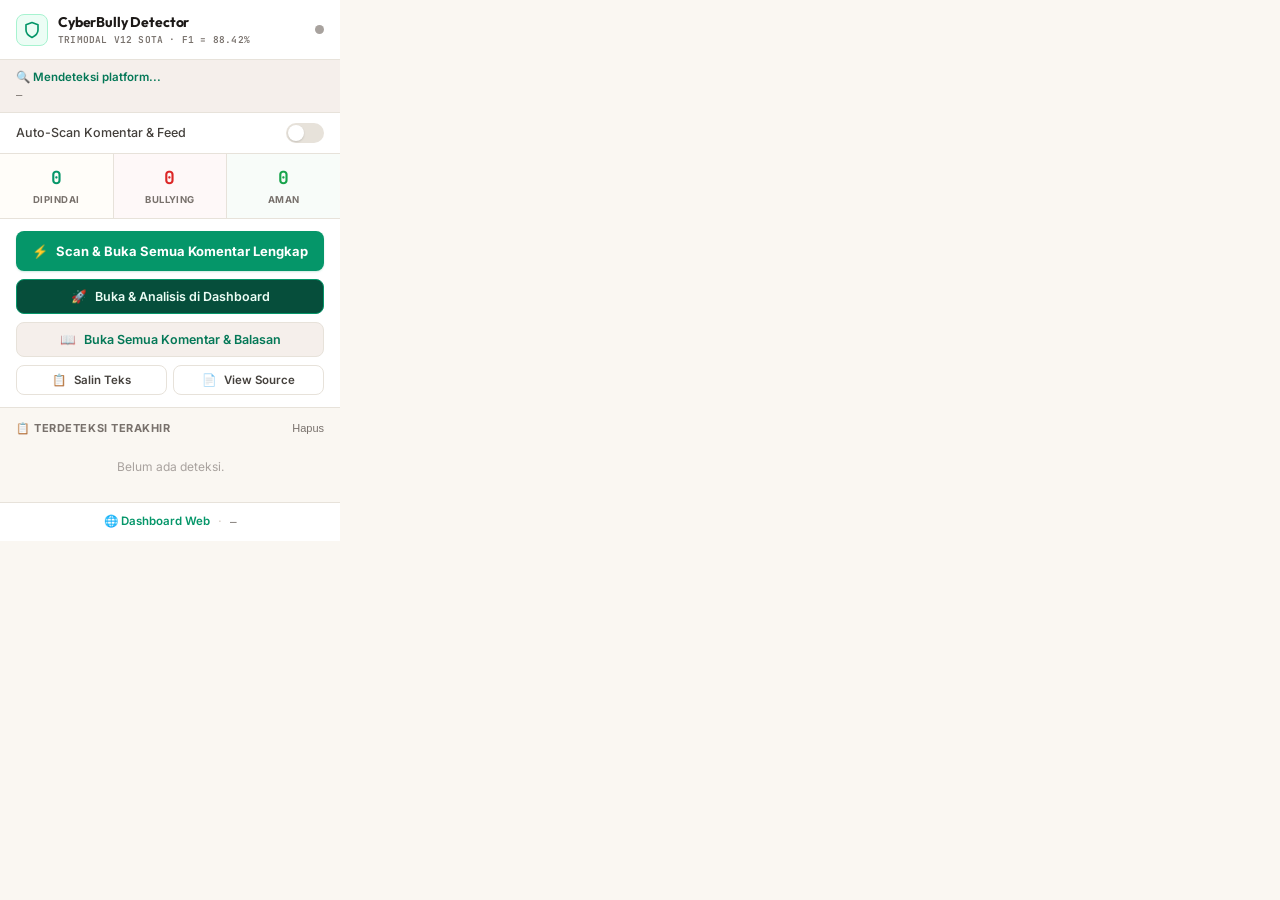
<file: extension/popup.html>
<!DOCTYPE html>
<html lang="id">
<head>
  <meta charset="UTF-8"/>
  <meta name="viewport" content="width=device-width, initial-scale=1.0"/>
  <title>CyberBully Detector — Extension</title>
  <link rel="preconnect" href="https://fonts.googleapis.com"/>
  <link rel="preconnect" href="https://fonts.gstatic.com" crossorigin/>
  <link href="https://fonts.googleapis.com/css2?family=Inter:wght@400;500;600;700&family=Outfit:wght@600;700&family=JetBrains+Mono:wght@500;600&display=swap" rel="stylesheet"/>
  <link rel="stylesheet" href="popup.css"/>
</head>
<body>
  <div class="popup-wrap">
    <!-- Header -->
    <div class="popup-header">
      <div class="popup-brand">
        <div class="popup-logo-badge">
          <svg width="18" height="18" viewBox="0 0 24 24" fill="none" stroke="currentColor" stroke-width="2.2" stroke-linecap="round" stroke-linejoin="round">
            <path d="M12 22s8-4 8-10V5l-8-3-8 3v7c0 6 8 10 8 10z"/>
          </svg>
        </div>
        <div>
          <div class="popup-title">CyberBully Detector</div>
          <div class="popup-version">TRIMODAL V12 SOTA · F1 = 88.42%</div>
        </div>
      </div>
      <div class="api-dot" id="api-dot" title="Memeriksa status API..."></div>
    </div>

    <!-- Platform Badge -->
    <div class="platform-row">
      <div class="platform-detected" id="platform-badge">🔍 Mendeteksi platform...</div>
      <div class="platform-url" id="platform-url">—</div>
    </div>

    <!-- Toggle -->
    <div class="toggle-row">
      <span class="toggle-label">Auto-Scan Komentar & Feed</span>
      <label class="toggle-switch">
        <input type="checkbox" id="auto-toggle"/>
        <span class="toggle-slider"></span>
      </label>
    </div>

    <!-- Stats Grid -->
    <div class="stats-grid">
      <div class="stat-box">
        <div class="stat-num text-primary" id="stat-scanned">0</div>
        <div class="stat-lbl">Dipindai</div>
      </div>
      <div class="stat-box danger">
        <div class="stat-num text-danger" id="stat-bully">0</div>
        <div class="stat-lbl">Bullying</div>
      </div>
      <div class="stat-box safe">
        <div class="stat-num text-success" id="stat-safe">0</div>
        <div class="stat-lbl">Aman</div>
      </div>
    </div>

    <!-- Actions -->
    <div class="actions-wrap">
      <button class="btn btn-primary" id="btn-scan-all" style="font-size:13px;padding:11px 14px;background:#059669;font-weight:700;" title="1-Klik: Buka seluruh komentar sampai ke akar-akarnya, scan teks, dan analisis video/audio Trimodal">
        <span class="btn-icon">⚡</span>
        <span class="btn-text" id="btn-scan-all-text">Scan & Buka Semua Komentar Lengkap</span>
      </button>

      <button class="btn btn-primary-dark" id="btn-send-dashboard" title="Kirim seluruh komentar halaman ke Dashboard Web untuk analisis tabel lengkap">
        <span class="btn-icon">🚀</span>
        <span class="btn-text" id="btn-dash-text">Buka & Analisis di Dashboard</span>
      </button>

      <button class="btn btn-secondary" id="btn-expand">
        <span class="btn-icon">📖</span>
        <span class="btn-text" id="btn-expand-text">Buka Semua Komentar & Balasan</span>
      </button>

      <div class="action-btn-row">
        <button class="btn btn-tertiary" id="btn-copy-clean" title="Salin seluruh teks komentar bersih (1 baris/komentar) ke clipboard">
          <span class="btn-icon">📋</span>
          <span class="btn-text" id="btn-copy-clean-text">Salin Teks</span>
        </button>
        <button class="btn btn-tertiary" id="btn-view-source" title="Buka live DOM rendered HTML di tab baru">
          <span class="btn-icon">📄</span>
          <span class="btn-text" id="btn-source-text">View Source</span>
        </button>
      </div>
    </div>

    <!-- Progress -->
    <div class="progress-row" id="progress-row" style="display:none">
      <div class="progress-bar">
        <div class="progress-fill" id="progress-fill"></div>
      </div>
      <span class="progress-text" id="progress-text">Memproses...</span>
    </div>

    <!-- Recent -->
    <div class="recent-section">
      <div class="recent-header">
        <span>📋 Terdeteksi Terakhir</span>
        <button class="btn-clear-sm" id="btn-clear">Hapus</button>
      </div>
      <div class="recent-list" id="recent-list">
        <div class="recent-empty">Belum ada deteksi.</div>
      </div>
    </div>

    <!-- Footer -->
    <div class="popup-footer">
      <a href="http://localhost:5500/index.html" target="_blank" class="footer-link" id="link-dashboard">
        🌐 Dashboard Web
      </a>
      <span class="footer-sep">·</span>
      <span class="footer-mode" id="footer-mode">—</span>
    </div>
  </div>
  <script src="popup.js"></script>
</body>
</html>
</file>
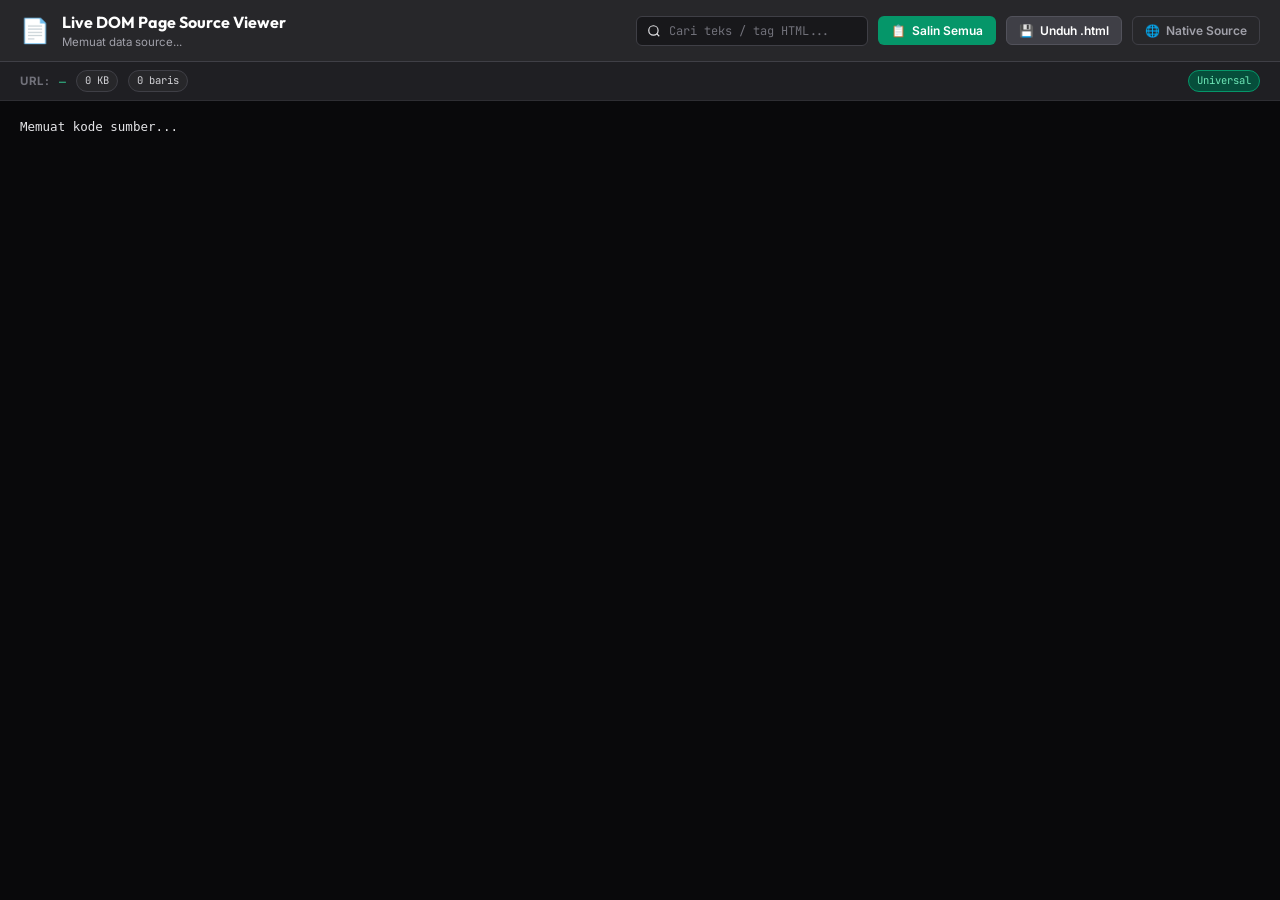
<file: extension/source-viewer.html>
<!DOCTYPE html>
<html lang="id">
<head>
  <meta charset="UTF-8"/>
  <meta name="viewport" content="width=device-width, initial-scale=1.0"/>
  <title>CyberBully Detector — View Page Source (Live DOM)</title>
  <link rel="preconnect" href="https://fonts.googleapis.com"/>
  <link rel="preconnect" href="https://fonts.gstatic.com" crossorigin/>
  <link href="https://fonts.googleapis.com/css2?family=Inter:wght@400;500;600;700&family=Outfit:wght@600;700&family=JetBrains+Mono:wght@400;500;600&display=swap" rel="stylesheet"/>
  <link rel="stylesheet" href="source-viewer.css"/>
</head>
<body>
  <!-- Header Bar -->
  <header class="sv-header">
    <div class="sv-brand">
      <div class="sv-logo">📄</div>
      <div>
        <h1 class="sv-title">Live DOM Page Source Viewer</h1>
        <div class="sv-meta" id="sv-meta">Memuat data source...</div>
      </div>
    </div>

    <!-- Search & Actions -->
    <div class="sv-toolbar">
      <div class="sv-search-box">
        <svg width="14" height="14" viewBox="0 0 24 24" fill="none" stroke="currentColor" stroke-width="2"><circle cx="11" cy="11" r="8"/><line x1="21" y1="21" x2="16.65" y2="16.65"/></svg>
        <input type="text" id="sv-search" placeholder="Cari teks / tag HTML..."/>
        <span class="sv-match-count" id="sv-match-count"></span>
      </div>

      <button class="sv-btn sv-btn-primary" id="btn-copy">
        <span>📋</span> Salin Semua
      </button>

      <button class="sv-btn sv-btn-secondary" id="btn-download">
        <span>💾</span> Unduh .html
      </button>

      <button class="sv-btn sv-btn-ghost" id="btn-native" title="Buka view-source bawaan Chrome">
        <span>🌐</span> Native Source
      </button>
    </div>
  </header>

  <!-- URL Banner -->
  <div class="sv-url-bar">
    <span class="sv-url-label">URL:</span>
    <a href="#" target="_blank" class="sv-url-link" id="sv-url-link">—</a>
    <span class="sv-badge" id="sv-size-badge">0 KB</span>
    <span class="sv-badge" id="sv-lines-badge">0 baris</span>
    <span class="sv-badge platform" id="sv-platform-badge">Universal</span>
  </div>

  <!-- Toast Notification -->
  <div class="sv-toast" id="sv-toast">Berhasil disalin!</div>

  <!-- Code Container -->
  <main class="sv-main">
    <div class="sv-code-container">
      <pre class="sv-code-pre"><code id="sv-code-content">Memuat kode sumber...</code></pre>
    </div>
  </main>

  <script src="source-viewer.js"></script>
</body>
</html>
</file>
<file: extension/popup.css>
/* ═══════════════════════════════════════════════════════════════════
   CYBERBULLY DETECTOR — EXTENSION POPUP STYLES
   Warm Off-White & Emerald Clean Modern Palette
   ═══════════════════════════════════════════════════════════════════ */
* {
  box-sizing: border-box;
  margin: 0;
  padding: 0;
}

body {
  width: 340px;
  background: #FAF7F2;
  color: #1C1917;
  font-family: 'Inter', -apple-system, BlinkMacSystemFont, "Segoe UI", sans-serif;
  font-size: 13px;
  line-height: 1.5;
}

.popup-wrap {
  padding: 0;
}

/* ── Header ──────────────────────────────────────────────────── */
.popup-header {
  display: flex;
  align-items: center;
  justify-content: space-between;
  padding: 12px 16px;
  background: #FFFFFF;
  border-bottom: 1px solid #E7E2DA;
}

.popup-brand {
  display: flex;
  align-items: center;
  gap: 10px;
}

.popup-logo-badge {
  display: flex;
  align-items: center;
  justify-content: center;
  width: 32px;
  height: 32px;
  border-radius: 8px;
  background: #ECFDF5;
  border: 1px solid #A7F3D0;
  color: #059669;
}

.popup-title {
  font-family: 'Outfit', sans-serif;
  font-size: 14px;
  font-weight: 700;
  color: #1C1917;
  letter-spacing: -0.01em;
}

.popup-version {
  font-size: 9.5px;
  color: #78716C;
  font-family: 'JetBrains Mono', monospace;
  font-weight: 600;
  letter-spacing: 0.02em;
}

.api-dot {
  width: 9px;
  height: 9px;
  border-radius: 50%;
  background: #A8A29E;
  transition: all 0.2s ease;
}

.api-dot.online {
  background: #059669;
  box-shadow: 0 0 0 2.5px #D1FAE5;
}

.api-dot.offline {
  background: #DC2626;
  box-shadow: 0 0 0 2.5px #FEE2E2;
}

/* ── Platform Row ────────────────────────────────────────────── */
.platform-row {
  padding: 9px 16px;
  background: #F5EFEB;
  border-bottom: 1px solid #E7E2DA;
}

.platform-detected {
  font-size: 11.5px;
  font-weight: 600;
  color: #047857;
}

.platform-url {
  font-size: 10.5px;
  color: #78716C;
  font-family: 'JetBrains Mono', monospace;
  margin-top: 1px;
  overflow: hidden;
  text-overflow: ellipsis;
  white-space: nowrap;
}

/* ── Toggle Row ──────────────────────────────────────────────── */
.toggle-row {
  display: flex;
  align-items: center;
  justify-content: space-between;
  padding: 10px 16px;
  background: #FFFFFF;
  border-bottom: 1px solid #E7E2DA;
}

.toggle-label {
  font-weight: 500;
  font-size: 12.5px;
  color: #44403C;
}

.toggle-switch {
  position: relative;
  width: 38px;
  height: 20px;
  cursor: pointer;
}

.toggle-switch input {
  opacity: 0;
  width: 0;
  height: 0;
}

.toggle-slider {
  position: absolute;
  inset: 0;
  background: #E7E2DA;
  border-radius: 10px;
  transition: 0.2s ease;
}

.toggle-slider::before {
  content: '';
  position: absolute;
  left: 2px;
  top: 2px;
  width: 16px;
  height: 16px;
  background: #FFFFFF;
  border-radius: 50%;
  box-shadow: 0 1px 2px rgba(0,0,0,0.15);
  transition: 0.2s ease;
}

.toggle-switch input:checked + .toggle-slider {
  background: #059669;
}

.toggle-switch input:checked + .toggle-slider::before {
  transform: translateX(18px);
}

/* ── Stats Grid ──────────────────────────────────────────────── */
.stats-grid {
  display: grid;
  grid-template-columns: repeat(3, 1fr);
  gap: 1px;
  background: #E7E2DA;
  border-bottom: 1px solid #E7E2DA;
}

.stat-box {
  padding: 10px 6px;
  text-align: center;
  background: #FFFDF9;
}

.stat-num {
  font-family: 'JetBrains Mono', monospace;
  font-size: 18px;
  font-weight: 700;
}

.stat-lbl {
  font-size: 9.5px;
  font-weight: 700;
  color: #78716C;
  text-transform: uppercase;
  letter-spacing: 0.05em;
  margin-top: 2px;
}

.text-primary { color: #059669; }
.text-danger  { color: #DC2626; }
.text-success { color: #16A34A; }

.stat-box.danger { background: #FEF8F8; }
.stat-box.safe   { background: #F8FCF9; }

/* ── Actions & Buttons ───────────────────────────────────────── */
.actions-wrap {
  padding: 12px 16px;
  display: flex;
  flex-direction: column;
  gap: 8px;
  background: #FFFFFF;
  border-bottom: 1px solid #E7E2DA;
}

.btn {
  display: flex;
  align-items: center;
  justify-content: center;
  gap: 8px;
  width: 100%;
  padding: 9px 12px;
  border-radius: 8px;
  font-family: 'Inter', sans-serif;
  font-size: 12.5px;
  font-weight: 600;
  cursor: pointer;
  border: 1px solid transparent;
  transition: all 0.18s ease;
  text-align: center;
}

.btn:active {
  transform: scale(0.98);
}

.btn-primary {
  background: #059669;
  color: #FFFFFF;
  box-shadow: 0 1px 2px rgba(5, 150, 105, 0.2);
}

.btn-primary:hover {
  background: #047857;
}

.btn-primary:disabled {
  background: #A7F3D0;
  cursor: not-allowed;
}

.btn-accent {
  background: #D97706;
  color: #FFFFFF;
  box-shadow: 0 1px 2px rgba(217, 119, 6, 0.2);
}
.btn-accent:hover {
  background: #B45309;
}
.btn-accent:disabled {
  background: #FDE68A;
  cursor: not-allowed;
}

.btn-primary-dark {
  background: #064E3B;
  color: #ECFDF5;
  border: 1px solid #059669;
}
.btn-primary-dark:hover {
  background: #022C22;
  color: #FFFFFF;
}
.btn-primary-dark:disabled {
  opacity: 0.6;
  cursor: not-allowed;
}

.btn-secondary {
  background: #F5EFEB;
  color: #047857;
  border-color: #E7E2DA;
}

.btn-secondary:hover {
  background: #EFE8E2;
  border-color: #D6CEC5;
}

.btn-secondary:disabled {
  opacity: 0.6;
  cursor: not-allowed;
}

.action-btn-row {
  display: flex;
  gap: 6px;
  width: 100%;
}

.btn-tertiary {
  flex: 1;
  background: #FFFFFF;
  color: #44403C;
  border-color: #E7E2DA;
  font-size: 11.5px;
  padding: 7px 8px;
}

.btn-tertiary:hover {
  background: #F5EFEB;
  border-color: #D6CEC5;
  color: #1C1917;
}

.btn-tertiary:disabled {
  opacity: 0.6;
  cursor: not-allowed;
}

/* ── Progress ────────────────────────────────────────────────── */
.progress-row {
  padding: 8px 16px;
  display: flex;
  align-items: center;
  gap: 8px;
  background: #FFFBF5;
  border-bottom: 1px solid #E7E2DA;
}

.progress-bar {
  flex: 1;
  height: 5px;
  background: #E7E2DA;
  border-radius: 3px;
  overflow: hidden;
}

.progress-fill {
  height: 100%;
  background: #059669;
  border-radius: 3px;
  width: 0%;
  transition: width 0.2s ease;
}

.progress-text {
  font-size: 11px;
  color: #78716C;
  white-space: nowrap;
  font-family: 'JetBrains Mono', monospace;
  font-weight: 500;
}

/* ── Recent ──────────────────────────────────────────────────── */
.recent-section {
  padding: 12px 16px;
  background: #FAF7F2;
}

.recent-header {
  display: flex;
  align-items: center;
  justify-content: space-between;
  margin-bottom: 8px;
  font-size: 11px;
  font-weight: 700;
  color: #78716C;
  text-transform: uppercase;
  letter-spacing: 0.05em;
}

.btn-clear-sm {
  background: transparent;
  border: none;
  font-size: 11px;
  color: #78716C;
  cursor: pointer;
}

.btn-clear-sm:hover {
  color: #DC2626;
}

.recent-list {
  max-height: 140px;
  overflow-y: auto;
  display: flex;
  flex-direction: column;
  gap: 5px;
}

.recent-list::-webkit-scrollbar {
  width: 4px;
}

.recent-list::-webkit-scrollbar-thumb {
  background: #D6CEC5;
  border-radius: 2px;
}

.recent-empty {
  font-size: 12px;
  color: #A8A29E;
  text-align: center;
  padding: 14px 0;
}

.recent-item {
  display: flex;
  align-items: center;
  gap: 7px;
  padding: 6px 10px;
  border-radius: 6px;
  background: #FFFFFF;
  border: 1px solid #E7E2DA;
  border-left-width: 3.5px;
}

.recent-item.bullying {
  border-left-color: #DC2626;
  background: #FFF5F5;
}

.recent-item.safe {
  border-left-color: #10B981;
}

.recent-dot {
  width: 6px;
  height: 6px;
  border-radius: 50%;
  flex-shrink: 0;
}

.recent-item.bullying .recent-dot { background: #DC2626; }
.recent-item.safe .recent-dot     { background: #10B981; }

.recent-text {
  font-size: 11.5px;
  color: #1C1917;
  flex: 1;
  overflow: hidden;
  text-overflow: ellipsis;
  white-space: nowrap;
}

.recent-conf {
  font-family: 'JetBrains Mono', monospace;
  font-size: 10.5px;
  font-weight: 600;
  color: #78716C;
  flex-shrink: 0;
}

/* ── Footer ──────────────────────────────────────────────────── */
.popup-footer {
  display: flex;
  align-items: center;
  justify-content: center;
  gap: 8px;
  padding: 9px 16px;
  border-top: 1px solid #E7E2DA;
  background: #FFFFFF;
}

.footer-link {
  font-size: 11.5px;
  font-weight: 600;
  color: #059669;
  text-decoration: none;
}

.footer-link:hover {
  text-decoration: underline;
}

.footer-sep {
  color: #D6CEC5;
}

.footer-mode {
  font-size: 11px;
  color: #78716C;
  font-family: 'JetBrains Mono', monospace;
}
</file>
<file: extension/source-viewer.css>
/* ═══════════════════════════════════════════════════════════════════
   SOURCE VIEWER STYLES
   Modern Developer Dark/Warm Syntax Viewer
   ═══════════════════════════════════════════════════════════════════ */
* {
  box-sizing: border-box;
  margin: 0;
  padding: 0;
}

body {
  background: #18181B;
  color: #E4E4E7;
  font-family: 'Inter', -apple-system, sans-serif;
  font-size: 13px;
  line-height: 1.5;
  display: flex;
  flex-direction: column;
  height: 100vh;
  overflow: hidden;
}

/* ── Header ──────────────────────────────────────────────────── */
.sv-header {
  display: flex;
  align-items: center;
  justify-content: space-between;
  padding: 10px 20px;
  background: #27272A;
  border-bottom: 1px solid #3F3F46;
  gap: 16px;
  flex-wrap: wrap;
}

.sv-brand {
  display: flex;
  align-items: center;
  gap: 12px;
}

.sv-logo {
  font-size: 24px;
}

.sv-title {
  font-family: 'Outfit', sans-serif;
  font-size: 16px;
  font-weight: 700;
  color: #FFFFFF;
}

.sv-meta {
  font-size: 11.5px;
  color: #A1A1AA;
}

.sv-toolbar {
  display: flex;
  align-items: center;
  gap: 10px;
}

.sv-search-box {
  display: flex;
  align-items: center;
  gap: 8px;
  background: #18181B;
  border: 1px solid #3F3F46;
  border-radius: 6px;
  padding: 6px 10px;
  color: #E4E4E7;
}

.sv-search-box input {
  background: transparent;
  border: none;
  outline: none;
  color: #FFFFFF;
  font-family: 'JetBrains Mono', monospace;
  font-size: 12px;
  width: 180px;
}

.sv-search-box input::placeholder {
  color: #71717A;
}

.sv-match-count {
  font-size: 11px;
  color: #A1A1AA;
  font-family: 'JetBrains Mono', monospace;
}

.sv-btn {
  display: flex;
  align-items: center;
  gap: 6px;
  padding: 6px 12px;
  border-radius: 6px;
  font-family: 'Inter', sans-serif;
  font-size: 12px;
  font-weight: 600;
  cursor: pointer;
  border: 1px solid transparent;
  transition: all 0.18s ease;
}

.sv-btn-primary {
  background: #059669;
  color: #FFFFFF;
}
.sv-btn-primary:hover { background: #047857; }

.sv-btn-secondary {
  background: #3F3F46;
  color: #FFFFFF;
  border-color: #52525B;
}
.sv-btn-secondary:hover { background: #52525B; }

.sv-btn-ghost {
  background: transparent;
  color: #A1A1AA;
  border-color: #3F3F46;
}
.sv-btn-ghost:hover {
  background: #3F3F46;
  color: #FFFFFF;
}

/* ── URL Bar ─────────────────────────────────────────────────── */
.sv-url-bar {
  display: flex;
  align-items: center;
  gap: 10px;
  padding: 8px 20px;
  background: #1F1F23;
  border-bottom: 1px solid #2E2E33;
  font-size: 11.5px;
}

.sv-url-label {
  font-weight: 700;
  color: #71717A;
  text-transform: uppercase;
  letter-spacing: 0.05em;
}

.sv-url-link {
  color: #34D399;
  text-decoration: none;
  font-family: 'JetBrains Mono', monospace;
  overflow: hidden;
  text-overflow: ellipsis;
  white-space: nowrap;
  max-width: 600px;
}
.sv-url-link:hover { text-decoration: underline; }

.sv-badge {
  padding: 2px 8px;
  border-radius: 999px;
  background: #27272A;
  border: 1px solid #3F3F46;
  color: #D4D4D8;
  font-family: 'JetBrains Mono', monospace;
  font-size: 10.5px;
}

.sv-badge.platform {
  background: #064E3B;
  color: #6EE7B7;
  border-color: #059669;
  margin-left: auto;
}

/* ── Main Code Viewer ────────────────────────────────────────── */
.sv-main {
  flex: 1;
  overflow: auto;
  padding: 16px 20px;
  background: #09090B;
}

.sv-code-container {
  min-width: 100%;
}

.sv-code-pre {
  margin: 0;
  font-family: 'JetBrains Mono', Consolas, Monaco, monospace;
  font-size: 12.5px;
  line-height: 1.6;
  color: #E4E4E7;
  white-space: pre-wrap;
  word-break: break-all;
}

.sv-code-pre mark {
  background: #F59E0B;
  color: #000000;
  border-radius: 2px;
  padding: 0 2px;
}

/* ── Toast ───────────────────────────────────────────────────── */
.sv-toast {
  position: fixed;
  bottom: 24px;
  right: 24px;
  background: #059669;
  color: #FFFFFF;
  padding: 10px 18px;
  border-radius: 8px;
  font-weight: 600;
  box-shadow: 0 4px 12px rgba(0,0,0,0.4);
  transform: translateY(100px);
  opacity: 0;
  transition: all 0.25s cubic-bezier(0.4, 0, 0.2, 1);
  z-index: 1000;
}

.sv-toast.show {
  transform: translateY(0);
  opacity: 1;
}
</file>
